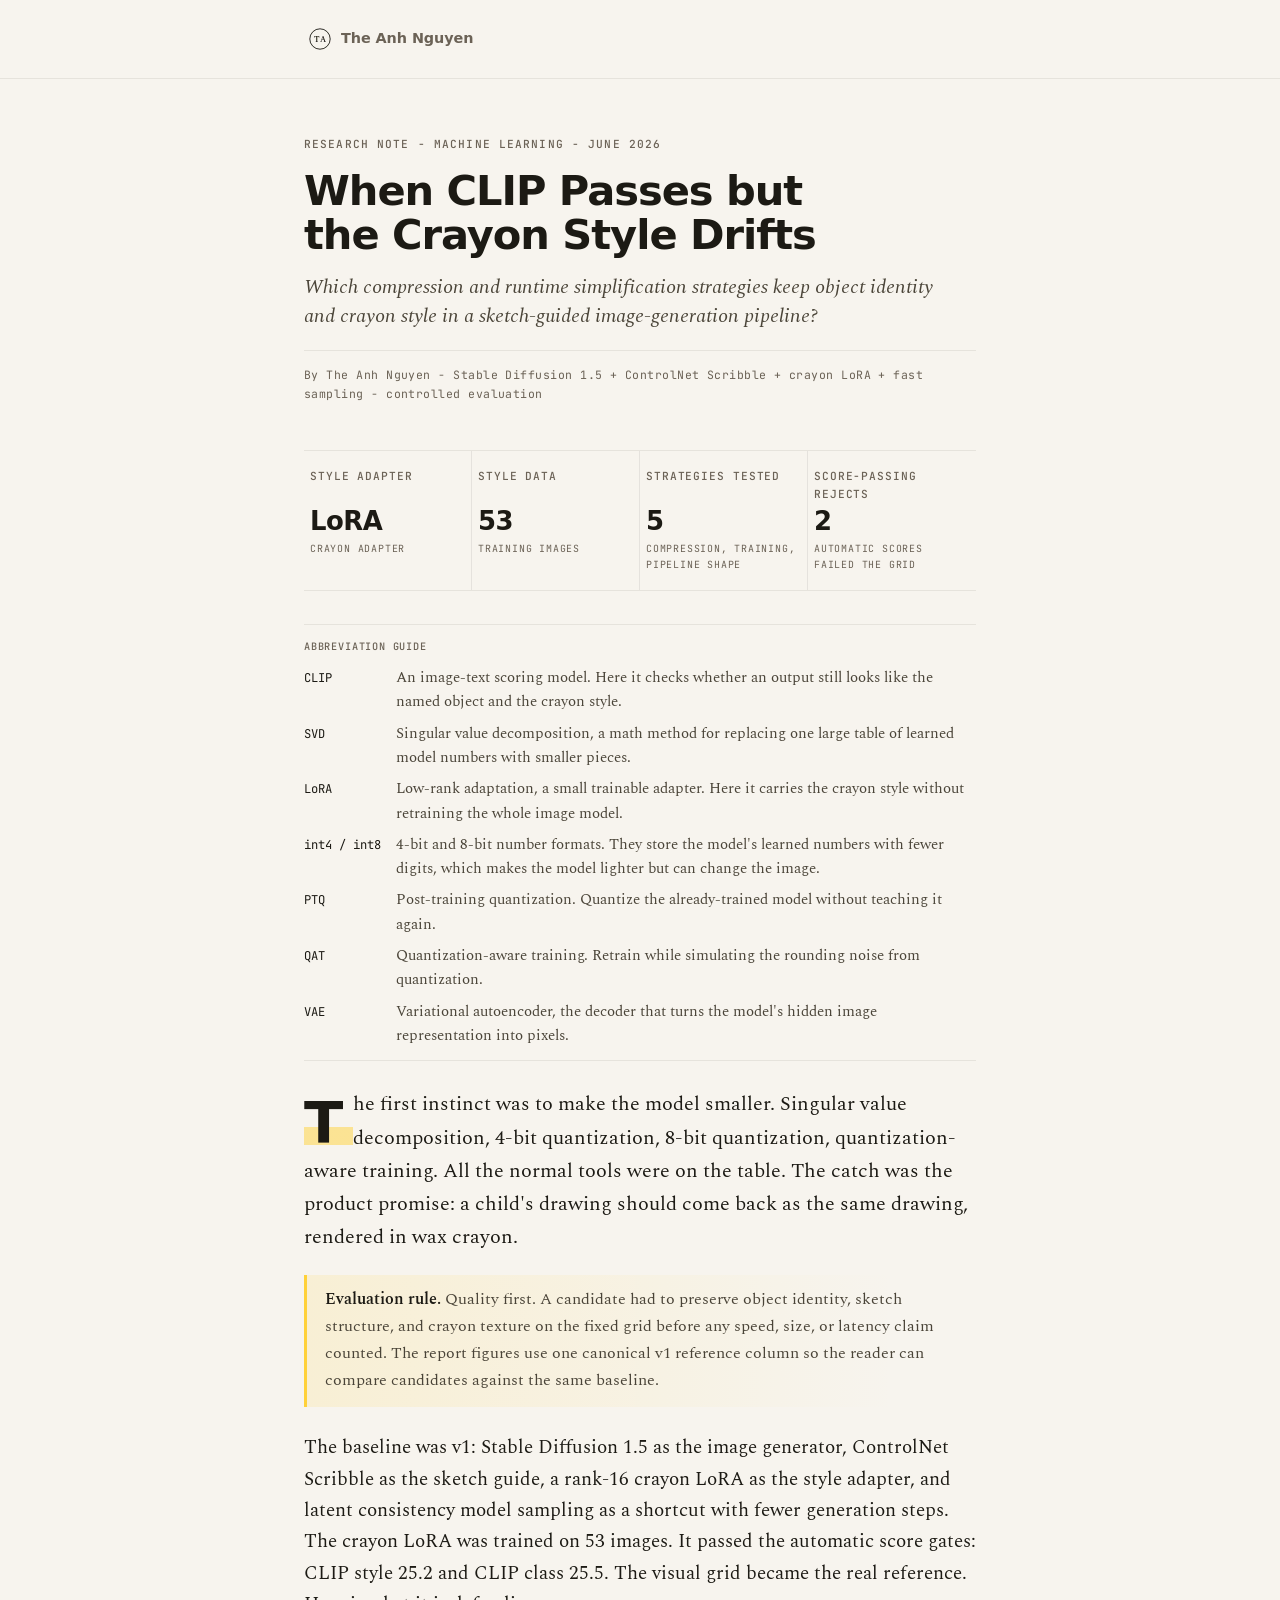
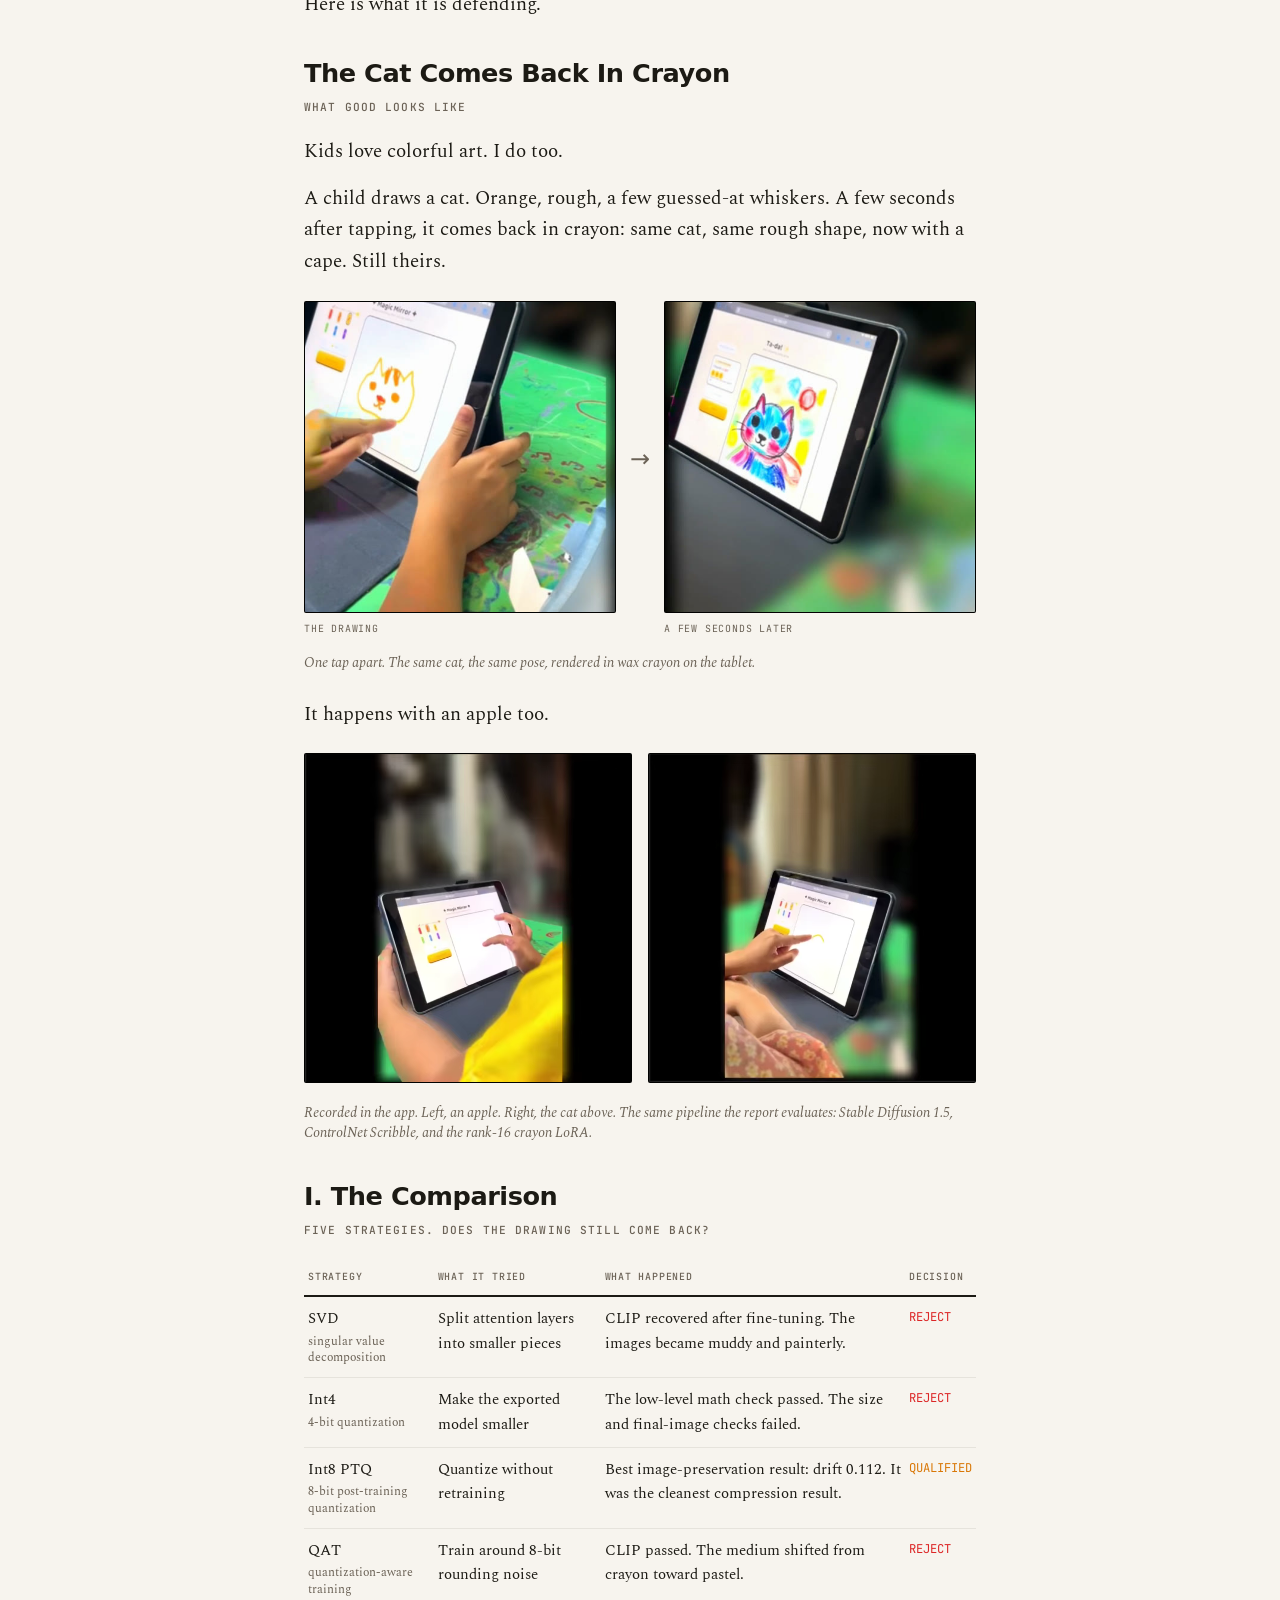
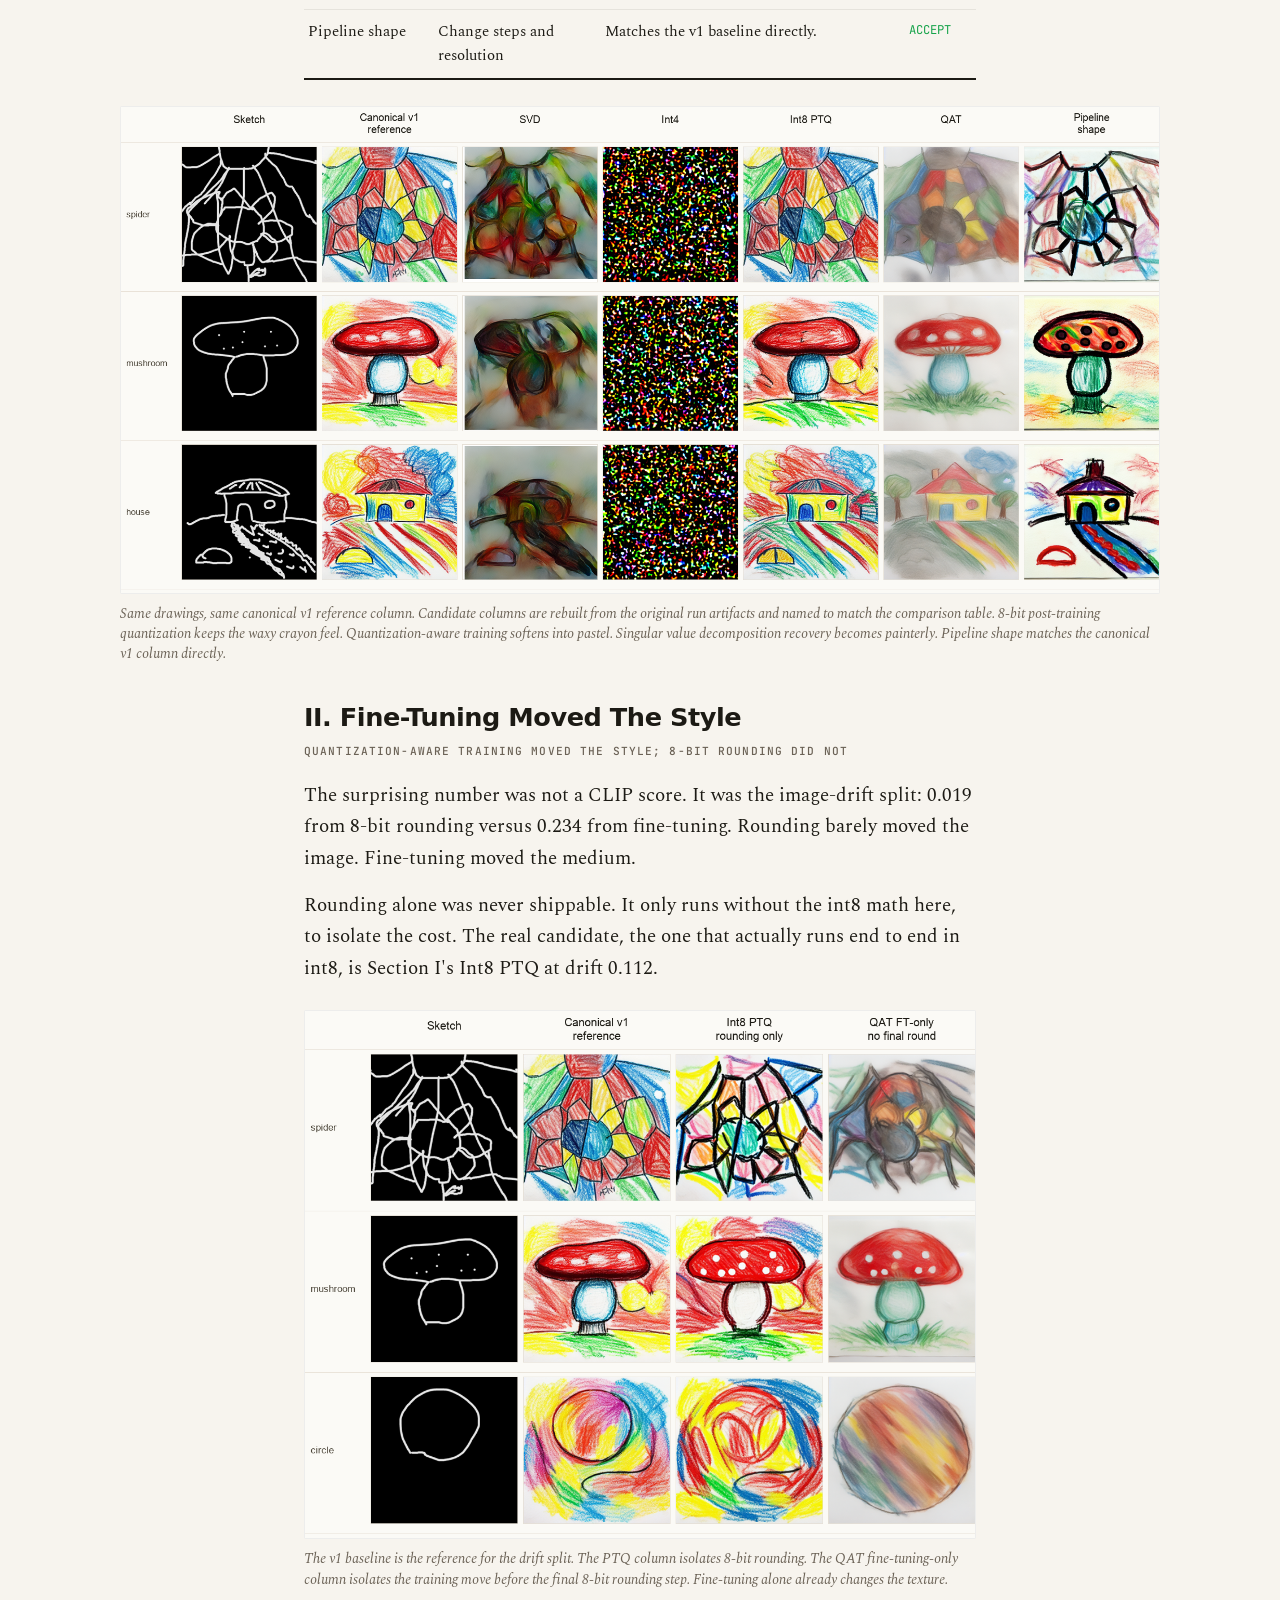
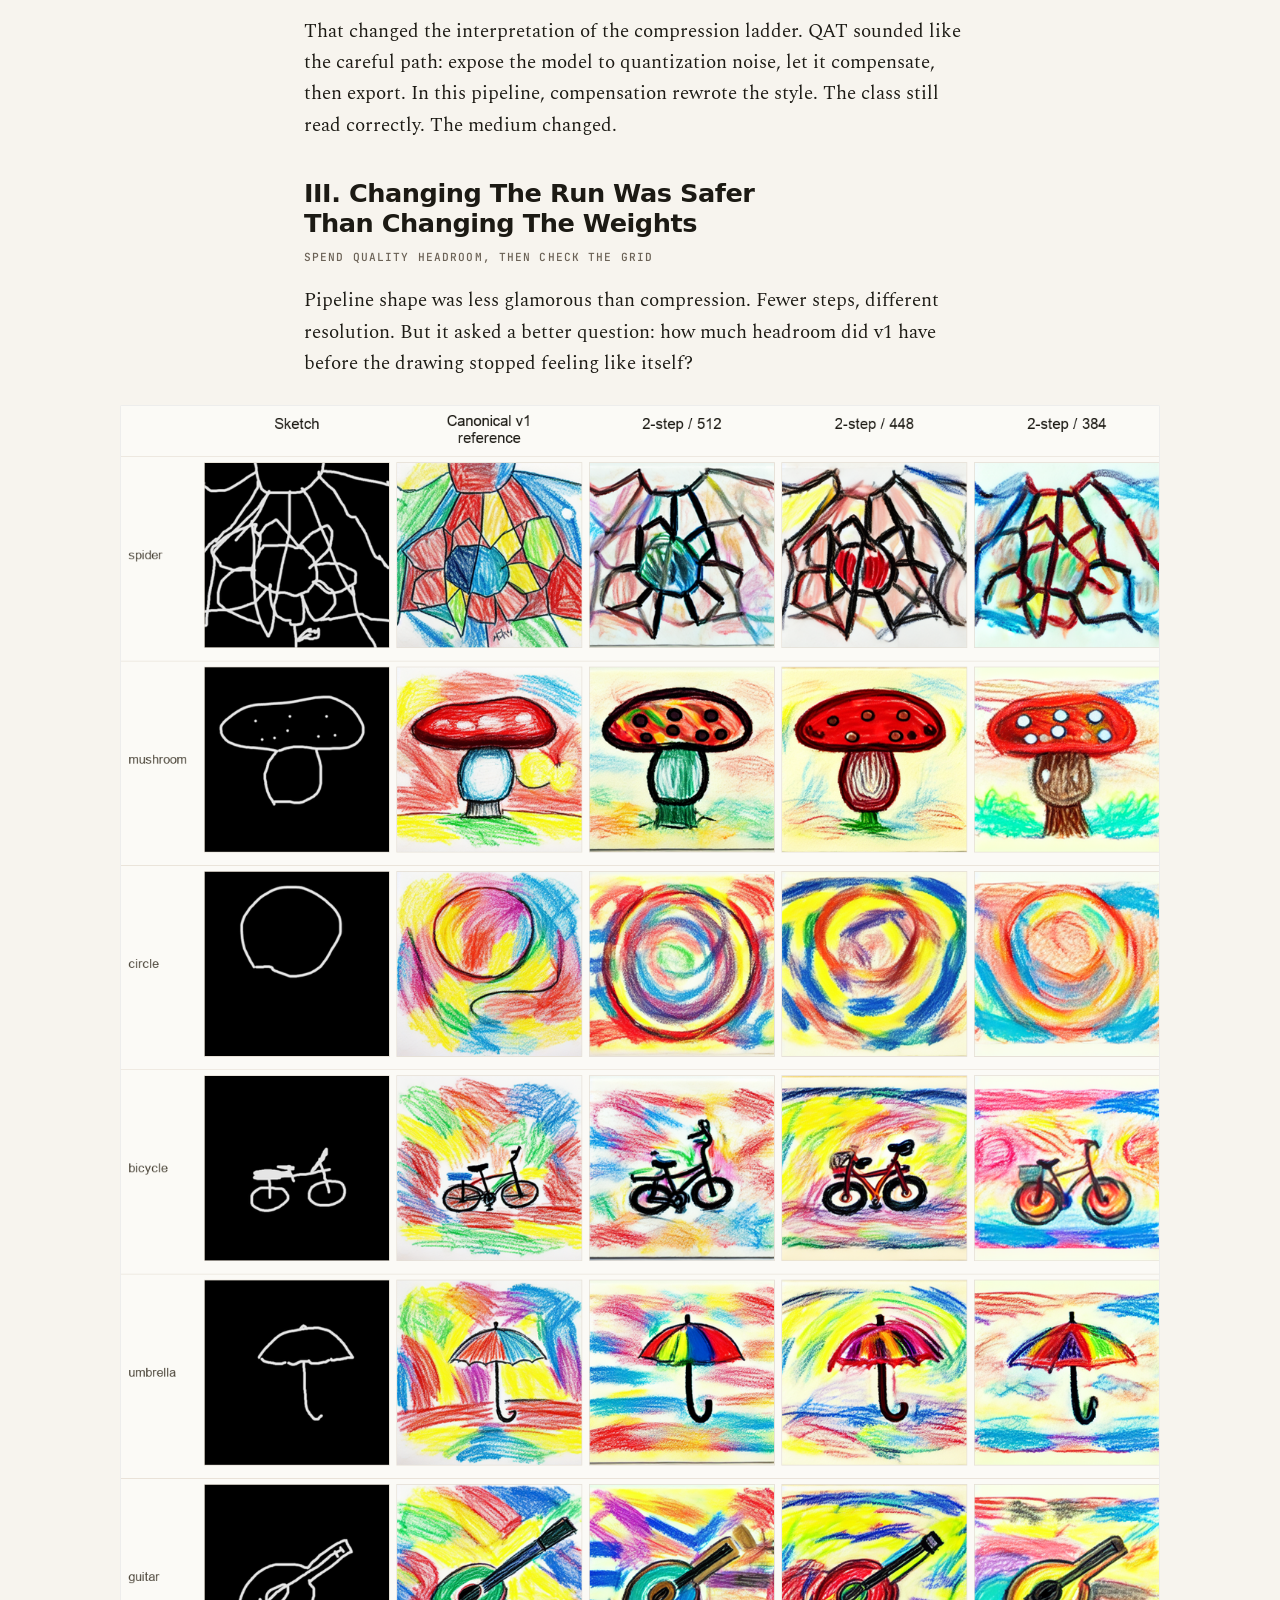
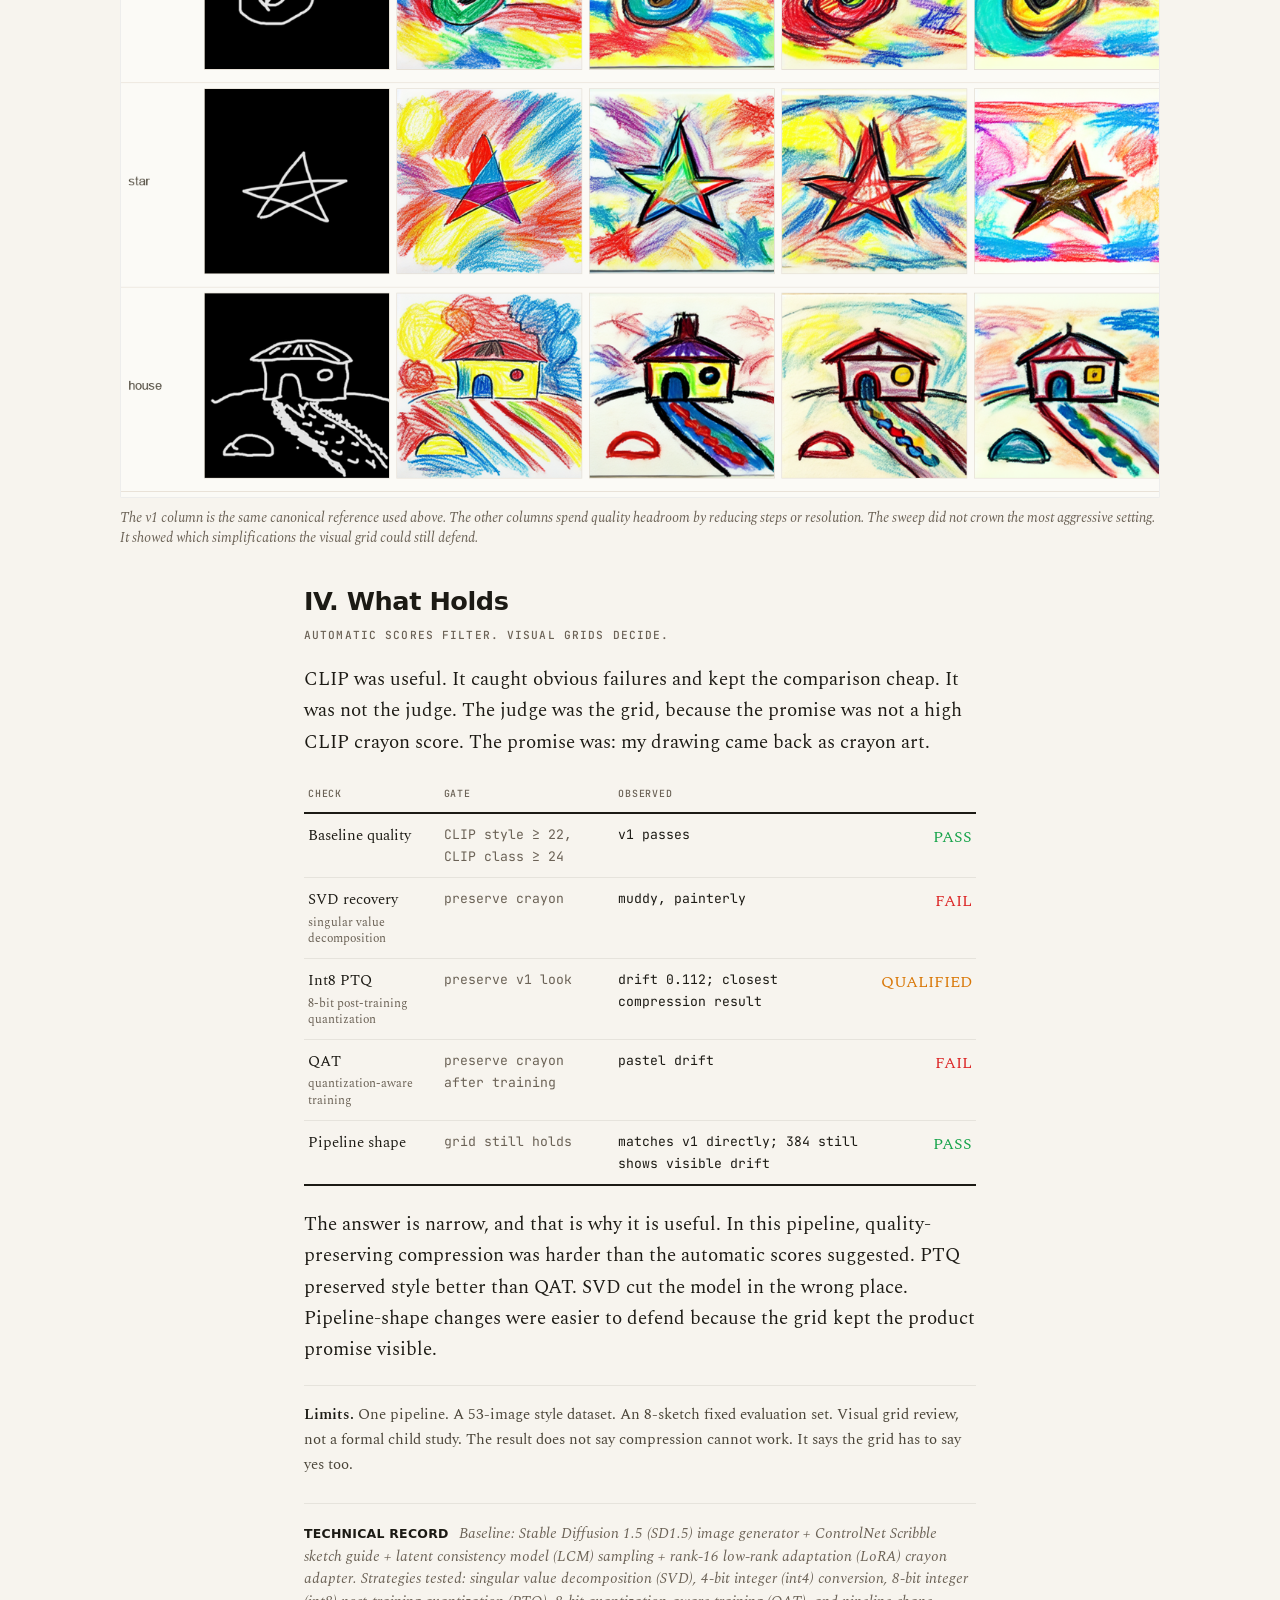
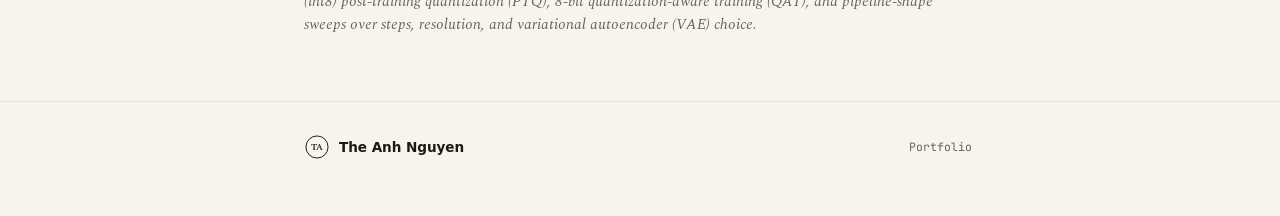
<file: doodle-craft/index.html>
<!DOCTYPE html>
<html lang="en">
<head>
  <meta charset="UTF-8">
  <meta name="viewport" content="width=device-width, initial-scale=1.0">
  <link rel="shortcut icon" href="data:image/svg+xml,<svg xmlns='http://www.w3.org/2000/svg' viewBox='0 0 32 32'><rect width='32' height='32' rx='6' fill='%23ffd139'/><path d='M6 7h20v4h-8v14h-4V11H6z' fill='%231c1a14'/></svg>">
  <title>CLIP Said Yes. The Crayon Said No., by The Anh Nguyen</title>
  <meta name="description" content="A short research report on whether DoodleCraft compression and runtime changes preserve object identity and crayon style.">
  <link rel="preconnect" href="https://fonts.googleapis.com">
  <link rel="preconnect" href="https://fonts.gstatic.com" crossorigin>
  <link href="https://fonts.googleapis.com/css2?family=Spectral:ital,wght@0,400;0,500;0,600;0,700;1,400;1,500&amp;family=JetBrains+Mono:wght@400;500&amp;display=swap" rel="stylesheet">
  <link rel="stylesheet" href="../case-study.css">
  <style>
    .essay { max-width: 720px; }
    .essay-header { padding-bottom: 18px; }
    .standfirst { max-width: 640px; }
    .metrics {
      display: grid;
      grid-template-columns: repeat(4, 1fr);
      border-top: 1px solid var(--rule);
      border-bottom: 1px solid var(--rule);
      margin: 1.8rem 0 2.1rem;
    }
    .metric { padding: 16px 6px; border-right: 1px solid var(--rule); }
    .metric:last-child { border-right: 0; }
    .metric-from {
      font-family: var(--font-mono);
      font-size: 0.72rem;
      color: var(--muted);
      text-decoration: line-through;
      text-decoration-color: rgba(220,38,38,0.55);
    }
    .metric-kicker {
      font-family: var(--font-mono);
      font-size: 0.7rem;
      font-weight: 500;
      letter-spacing: 0.08em;
      text-transform: uppercase;
      color: var(--muted);
      min-height: 3.3em;
    }
    .metric-to {
      font-family: var(--font-display);
      font-size: 1.62rem;
      font-weight: 700;
      line-height: 1.05;
      letter-spacing: -0.02em;
      font-variant-numeric: tabular-nums;
      margin-top: 4px;
    }
    .metric-label {
      font-family: var(--font-mono);
      font-size: 0.62rem;
      letter-spacing: 0.08em;
      text-transform: uppercase;
      color: var(--muted);
      margin-top: 6px;
    }
    .term-sheet {
      border-top: 1px solid var(--rule);
      border-bottom: 1px solid var(--rule);
      margin: 1.2rem 0 1.7rem;
      padding: 14px 0 12px;
      font-size: 0.92rem;
      color: var(--soft);
    }
    .term-sheet strong {
      display: block;
      font-family: var(--font-mono);
      font-size: 0.64rem;
      font-weight: 500;
      letter-spacing: 0.08em;
      text-transform: uppercase;
      color: var(--muted);
      margin-bottom: 10px;
    }
    .term-sheet dl {
      display: grid;
      grid-template-columns: max-content 1fr;
      gap: 7px 15px;
      margin: 0;
      align-items: baseline;
    }
    .term-sheet dt {
      font-family: var(--font-mono);
      font-size: 0.76rem;
      color: var(--text);
      white-space: nowrap;
    }
    .term-sheet dd { margin: 0; }
    .term-note {
      display: block;
      margin-top: 2px;
      font-family: var(--font-body);
      font-size: 0.78rem;
      line-height: 1.35;
      color: var(--muted);
      white-space: normal;
      text-transform: none;
    }
    .question {
      border-left: 3px solid var(--yellow);
      background: linear-gradient(90deg, var(--theme-soft), transparent 88%);
      padding: 12px 16px 12px 18px;
      margin: 1.3rem 0 1.6rem;
      font-family: var(--font-body);
      font-size: 1.02rem;
      color: var(--soft);
    }
    .compact-table {
      width: 100%;
      border-collapse: collapse;
      margin: 1.2rem 0 1.4rem;
      font-size: 0.92rem;
    }
    .compact-table th {
      font-family: var(--font-mono);
      font-size: 0.62rem;
      font-weight: 500;
      letter-spacing: 0.08em;
      text-transform: uppercase;
      color: var(--muted);
      text-align: left;
      padding: 10px 4px;
      border-bottom: 2px solid var(--text);
    }
    .compact-table td {
      padding: 10px 4px;
      border-bottom: 1px solid var(--rule);
      vertical-align: top;
    }
    .compact-table tr:last-child td { border-bottom: 2px solid var(--text); }
    .compact-table .decision {
      font-family: var(--font-mono);
      font-size: 0.76rem;
      text-transform: uppercase;
      white-space: nowrap;
    }
    .decision.reject { color: var(--red); }
    .decision.pass { color: var(--green); }
    .decision.qualified { color: var(--amber); }
    figure img {
      width: 100%;
      height: auto;
      display: block;
      border: 1px solid var(--rule);
      border-radius: 2px;
      background: #fff;
    }
    figure.wide {
      width: min(1040px, calc(100vw - 32px));
      margin-left: 50%;
      transform: translateX(-50%);
    }
    figcaption { font-size: 0.88rem; }
    .scorecard { margin: 1.1rem 0 1.4rem; font-size: 0.92rem; }
    .scorecard th { padding: 10px 4px; font-size: 0.62rem; }
    .scorecard td { padding: 10px 4px; }
    .scorecard td.gate, .scorecard td.actual {
      font-family: var(--font-mono);
      font-size: 0.82rem;
      font-variant-numeric: tabular-nums;
    }
    .scorecard td.gate { color: var(--muted); }
    .scorecard td.check { color: var(--green); font-size: 1rem; text-align: right; width: 42px; }
    .scorecard td.cross { color: var(--red); font-size: 1rem; text-align: right; width: 42px; }
    .scorecard td.warn { color: var(--amber); font-size: 1rem; text-align: right; width: 78px; }
    .limits {
      font-size: 0.95rem;
      color: var(--soft);
      border-top: 1px solid var(--rule);
      padding-top: 1rem;
      margin-top: 1.2rem;
    }
    .before-after {
      display: grid;
      grid-template-columns: minmax(0,1fr) auto minmax(0,1fr);
      align-items: start;
      gap: 14px;
      margin: 1.5rem 0 1.6rem;
    }
    .before-after .ba-item { margin: 0; min-width: 0; }
    .before-after img {
      width: 100%;
      height: auto;
      display: block;
      border: 1px solid var(--rule);
      border-radius: 2px;
      background: #000;
    }
    .before-after .ba-label {
      display: block;
      margin-top: 8px;
      font-family: var(--font-mono);
      font-size: 0.62rem;
      letter-spacing: 0.08em;
      text-transform: uppercase;
      color: var(--muted);
    }
    .before-after .ba-arrow {
      font-family: var(--font-display);
      font-size: 1.5rem;
      color: var(--muted);
      align-self: center;
      margin-top: -18px;
    }
    .before-after figcaption { grid-column: 1 / -1; margin-top: 2px; }
    .demo-reel {
      display: grid;
      grid-template-columns: 1fr 1fr;
      gap: 16px;
      margin: 1.4rem 0 1.7rem;
    }
    .demo-reel video {
      width: 100%;
      height: auto;
      display: block;
      border: 1px solid var(--rule);
      border-radius: 2px;
      background: #000;
    }
    .demo-reel figcaption { grid-column: 1 / -1; margin-top: 4px; }
    @media (max-width: 680px) {
      .metrics { grid-template-columns: 1fr; border-bottom: 0; }
      .metric { border-right: 0; border-bottom: 1px solid var(--rule); padding: 14px 0; }
      .metric:last-child { border-bottom: 1px solid var(--rule); }
      .metric-to { font-size: 1.45rem; }
      .metric-kicker { min-height: auto; }
      .term-sheet dl { grid-template-columns: 1fr; gap: 2px; }
      .term-sheet dd { margin-bottom: 9px; }
      .term-sheet dd:last-child { margin-bottom: 0; }
      .compact-table, .scorecard { font-size: 0.84rem; }
      .compact-table th:nth-child(2), .compact-table td:nth-child(2) { display: none; }
      .demo-reel { grid-template-columns: 1fr; gap: 14px; }
      .before-after { grid-template-columns: 1fr; gap: 8px; }
      .before-after .ba-arrow { transform: rotate(90deg); margin: 0 auto; }
    }
  </style>
  <script async src="../analytics.js"></script>
</head>
<body>

<header class="masthead">
  <div class="essay">
    <a href="../" class="masthead-brand">
      <svg class="seal" viewBox="0 0 40 40" xmlns="http://www.w3.org/2000/svg" aria-hidden="true">
        <defs>
          <filter id="sealedge" x="-5%" y="-5%" width="110%" height="110%">
            <feTurbulence type="fractalNoise" baseFrequency="0.5" numOctaves="2" seed="4" stitchTiles="stitch" result="n"/>
            <feDisplacementMap in="SourceGraphic" in2="n" scale="0.8"/>
          </filter>
        </defs>
        <g filter="url(#sealedge)">
          <circle cx="20" cy="20" r="17" fill="none" stroke="#1c1a14" stroke-width="1.5"/>
          <text x="20" y="25" text-anchor="middle" font-family="Spectral, Georgia, serif" font-size="14" font-weight="600" fill="#1c1a14" letter-spacing="-0.5">TA</text>
        </g>
      </svg>
      The Anh Nguyen
    </a>
  </div>
</header>

<article class="essay">
  <header class="essay-header">
    <p class="kicker">Research note - Machine learning - June 2026</p>
  <h1>When CLIP Passes but the Crayon Style Drifts</h1>
    <p class="standfirst">
      Which compression and runtime simplification strategies keep object identity and crayon style in
      a sketch-guided image-generation pipeline?
    </p>
    <p class="byline">By The Anh Nguyen - Stable Diffusion 1.5 + ControlNet Scribble + crayon LoRA + fast sampling - controlled evaluation</p>
  </header>

  <div class="metrics" aria-label="Headline findings">
    <div class="metric">
      <div class="metric-kicker">Style adapter</div>
      <div class="metric-to">LoRA</div>
      <div class="metric-label">crayon adapter</div>
    </div>
    <div class="metric">
      <div class="metric-kicker">Style data</div>
      <div class="metric-to">53</div>
      <div class="metric-label">training images</div>
    </div>
    <div class="metric">
      <div class="metric-kicker">Strategies tested</div>
      <div class="metric-to">5</div>
      <div class="metric-label">compression, training, pipeline shape</div>
    </div>
    <div class="metric">
      <div class="metric-kicker">Score-passing rejects</div>
      <div class="metric-to">2</div>
      <div class="metric-label">automatic scores failed the grid</div>
    </div>
  </div>

  <aside class="term-sheet" aria-label="Abbreviation guide">
    <strong>Abbreviation guide</strong>
    <dl>
      <dt>CLIP</dt>
      <dd>An image-text scoring model. Here it checks whether an output still looks like the named object and the crayon style.</dd>
      <dt>SVD</dt>
      <dd>Singular value decomposition, a math method for replacing one large table of learned model numbers with smaller pieces.</dd>
      <dt>LoRA</dt>
      <dd>Low-rank adaptation, a small trainable adapter. Here it carries the crayon style without retraining the whole image model.</dd>
      <dt>int4 / int8</dt>
      <dd>4-bit and 8-bit number formats. They store the model's learned numbers with fewer digits, which makes the model lighter but can change the image.</dd>
      <dt>PTQ</dt>
      <dd>Post-training quantization. Quantize the already-trained model without teaching it again.</dd>
      <dt>QAT</dt>
      <dd>Quantization-aware training. Retrain while simulating the rounding noise from quantization.</dd>
      <dt>VAE</dt>
      <dd>Variational autoencoder, the decoder that turns the model's hidden image representation into pixels.</dd>
    </dl>
  </aside>

  <p class="lede">
    <span class="drop-cap">T</span>he first instinct was to make the model smaller. Singular value
    decomposition, 4-bit quantization, 8-bit quantization, quantization-aware training. All the normal
    tools were on the table. The catch was the product promise: a child's drawing should come back as
    the same drawing, rendered in wax crayon.
  </p>

  <div class="question">
    <strong>Evaluation rule.</strong>
    Quality first. A candidate had to preserve object identity, sketch structure, and crayon texture
    on the fixed grid before any speed, size, or latency claim counted. The report figures use one
    canonical v1 reference column so the reader can compare candidates against the same baseline.
  </div>

  <p>
    The baseline was v1: Stable Diffusion 1.5 as the image generator, ControlNet Scribble as the sketch
    guide, a rank-16 crayon LoRA as the style adapter, and latent consistency model sampling as a
    shortcut with fewer generation steps. The crayon LoRA was trained on 53 images. It passed the automatic
    score gates: CLIP style 25.2 and CLIP class 25.5. The visual grid became the real reference.
    Here is what it is defending.
  </p>

  <h2 id="aha">The Cat Comes Back In Crayon</h2>
  <p class="dek">What good looks like</p>

  <p>Kids love colorful art. I do too.</p>

  <p>
    A child draws a cat. Orange, rough, a few guessed-at whiskers. A few seconds after tapping,
    it comes back in crayon: same cat, same rough shape, now with a cape. Still theirs.
  </p>

  <figure class="before-after" aria-label="A child's cat sketch and its crayon rendering">
    <div class="ba-item">
      <img src="cat-sketch.jpg" alt="A child's simple orange cat drawn on the app canvas: two ears, two eyes, whiskers.">
      <span class="ba-label">The drawing</span>
    </div>
    <div class="ba-arrow" aria-hidden="true">&rarr;</div>
    <div class="ba-item">
      <img src="cat-crayon.jpg" alt="The same cat returned as a vivid crayon rendering with a cape.">
      <span class="ba-label">A few seconds later</span>
    </div>
    <figcaption>One tap apart. The same cat, the same pose, rendered in wax crayon on the tablet.</figcaption>
  </figure>

  <p>It happens with an apple too.</p>

  <figure class="demo-reel" aria-label="DoodleCraft app recordings">
    <video poster="demo-apple-poster.jpg" autoplay muted loop playsinline preload="metadata"
           aria-label="A child sketches an apple in the app, then it returns rendered as crayon art.">
      <source src="demo-apple.webm" type="video/webm">
      <source src="demo-apple.mp4" type="video/mp4">
    </video>
    <video poster="demo-cat-poster.jpg" autoplay muted loop playsinline preload="metadata"
           aria-label="A child sketches a cat in the app, then it returns rendered as crayon art.">
      <source src="demo-cat.webm" type="video/webm">
      <source src="demo-cat.mp4" type="video/mp4">
    </video>
    <figcaption>
      Recorded in the app. Left, an apple. Right, the cat above. The same pipeline the report
      evaluates: Stable Diffusion 1.5, ControlNet Scribble, and the rank-16 crayon LoRA.
    </figcaption>
  </figure>

  <h2>I. The Comparison</h2>
  <p class="dek">Five strategies. Does the drawing still come back?</p>

  <table class="compact-table">
    <thead>
      <tr>
        <th>Strategy</th>
        <th>What it tried</th>
        <th>What happened</th>
        <th>Decision</th>
      </tr>
    </thead>
    <tbody>
      <tr>
        <td>SVD<span class="term-note">singular value decomposition</span></td>
        <td>Split attention layers into smaller pieces</td>
        <td>CLIP recovered after fine-tuning. The images became muddy and painterly.</td>
        <td class="decision reject">Reject</td>
      </tr>
      <tr>
        <td>Int4<span class="term-note">4-bit quantization</span></td>
        <td>Make the exported model smaller</td>
        <td>The low-level math check passed. The size and final-image checks failed.</td>
        <td class="decision reject">Reject</td>
      </tr>
      <tr>
        <td>Int8 PTQ<span class="term-note">8-bit post-training quantization</span></td>
        <td>Quantize without retraining</td>
        <td>Best image-preservation result: drift 0.112. It was the cleanest compression result.</td>
        <td class="decision qualified">Qualified</td>
      </tr>
      <tr>
        <td>QAT<span class="term-note">quantization-aware training</span></td>
        <td>Train around 8-bit rounding noise</td>
        <td>CLIP passed. The medium shifted from crayon toward pastel.</td>
        <td class="decision reject">Reject</td>
      </tr>
      <tr>
        <td>Pipeline shape</td>
        <td>Change steps and resolution</td>
        <td>Matches the v1 baseline directly.</td>
        <td class="decision pass">Accept</td>
      </tr>
    </tbody>
  </table>

  <figure class="wide">
    <img src="strategy-grid.png" alt="DoodleCraft strategy grid comparing singular value decomposition, 4-bit quantization, 8-bit post-training quantization, quantization-aware training, and pipeline shape against a canonical v1 baseline column.">
    <figcaption>
      Same drawings, same canonical v1 reference column. Candidate columns are rebuilt from the original
      run artifacts and named to match the comparison table. 8-bit post-training quantization keeps the
      waxy crayon feel. Quantization-aware training softens into pastel. Singular value decomposition
      recovery becomes painterly. Pipeline shape matches the canonical v1 column directly.
    </figcaption>
  </figure>

  <h2>II. Fine-Tuning Moved The Style</h2>
  <p class="dek">Quantization-aware training moved the style; 8-bit rounding did not</p>

  <p>
    The surprising number was not a CLIP score. It was the image-drift split: 0.019 from
    8-bit rounding versus 0.234 from fine-tuning. Rounding barely moved the image.
    Fine-tuning moved the medium.
  </p>

  <p>
    Rounding alone was never shippable. It only runs without the int8 math here, to isolate the cost.
    The real candidate, the one that actually runs end to end in int8, is Section I's Int8 PTQ at
    drift 0.112.
  </p>

  <figure>
    <img src="drift-decomp-grid.png" alt="Drift decomposition comparing the v1 baseline, 8-bit post-training quantization rounding-only output, and quantization-aware training fine-tuning-only output.">
    <figcaption>
      The v1 baseline is the reference for the drift split. The PTQ column isolates
      8-bit rounding. The QAT fine-tuning-only column isolates the training move before the final 8-bit
      rounding step. Fine-tuning alone already changes the texture.
    </figcaption>
  </figure>

  <p>
    That changed the interpretation of the compression ladder. QAT sounded like the careful path:
    expose the model to quantization noise, let it compensate, then export. In this pipeline,
    compensation rewrote the style. The class still read correctly. The medium changed.
  </p>

  <h2>III. Changing The Run Was Safer Than Changing The Weights</h2>
  <p class="dek">Spend quality headroom, then check the grid</p>

  <p>
    Pipeline shape was less glamorous than compression. Fewer steps, different resolution. But it
    asked a better question: how much headroom did v1 have before the drawing stopped feeling like
    itself?
  </p>

  <figure class="wide">
    <img src="pipeline-sweep-grid.png" alt="Pipeline shape sweep comparing v1 baseline against lower-step and lower-resolution settings.">
    <figcaption>
      The v1 column is the same canonical reference used above. The other columns spend quality headroom
      by reducing steps or resolution. The sweep did not crown the most aggressive setting. It showed
      which simplifications the visual grid could still defend.
    </figcaption>
  </figure>

  <h2>IV. What Holds</h2>
  <p class="dek">Automatic scores filter. Visual grids decide.</p>

  <p>
    CLIP was useful. It caught obvious failures and kept the comparison cheap. It was not the judge.
    The judge was the grid, because the promise was not a high CLIP crayon score. The promise was:
    my drawing came back as crayon art.
  </p>

  <table class="scorecard">
    <thead>
      <tr>
        <th>Check</th>
        <th>Gate</th>
        <th>Observed</th>
        <th></th>
      </tr>
    </thead>
    <tbody>
      <tr>
        <td>Baseline quality</td>
        <td class="gate">CLIP style &ge; 22, CLIP class &ge; 24</td>
        <td class="actual">v1 passes</td>
        <td class="check">PASS</td>
      </tr>
      <tr>
        <td>SVD recovery<span class="term-note">singular value decomposition</span></td>
        <td class="gate">preserve crayon</td>
        <td class="actual">muddy, painterly</td>
        <td class="cross">FAIL</td>
      </tr>
      <tr>
        <td>Int8 PTQ<span class="term-note">8-bit post-training quantization</span></td>
        <td class="gate">preserve v1 look</td>
        <td class="actual">drift 0.112; closest compression result</td>
        <td class="warn">QUALIFIED</td>
      </tr>
      <tr>
        <td>QAT<span class="term-note">quantization-aware training</span></td>
        <td class="gate">preserve crayon after training</td>
        <td class="actual">pastel drift</td>
        <td class="cross">FAIL</td>
      </tr>
      <tr>
        <td>Pipeline shape</td>
        <td class="gate">grid still holds</td>
        <td class="actual">matches v1 directly; 384 still shows visible drift</td>
        <td class="check">PASS</td>
      </tr>
    </tbody>
  </table>

  <p>
    The answer is narrow, and that is why it is useful. In this pipeline, quality-preserving compression was harder than the automatic scores suggested. PTQ preserved style better than QAT. SVD cut the model in the wrong place. Pipeline-shape changes were easier to defend because the grid kept the product promise visible.
  </p>

  <p class="limits">
    <strong>Limits.</strong>
    One pipeline. A 53-image style dataset. An 8-sketch fixed evaluation set. Visual grid review,
    not a formal child study. The result does not say compression cannot work. It says the grid has
    to say yes too.
  </p>

  <p class="architecture">
    <strong>Technical record</strong>
    Baseline: Stable Diffusion 1.5 (SD1.5) image generator + ControlNet Scribble sketch guide + latent
    consistency model (LCM) sampling + rank-16 low-rank adaptation (LoRA) crayon adapter. Strategies
    tested: singular value decomposition (SVD), 4-bit integer (int4) conversion, 8-bit integer (int8)
    post-training quantization (PTQ), 8-bit quantization-aware training (QAT), and pipeline-shape sweeps
    over steps, resolution, and variational autoencoder (VAE) choice.
  </p>
</article>

<footer>
  <div class="essay">
    <span class="footer-brand">
      <svg class="seal" viewBox="0 0 40 40" xmlns="http://www.w3.org/2000/svg" aria-hidden="true">
        <circle cx="20" cy="20" r="17" fill="none" stroke="#1c1a14" stroke-width="1.5"/>
        <text x="20" y="25" text-anchor="middle" font-family="Spectral, Georgia, serif" font-size="14" font-weight="600" fill="#1c1a14">TA</text>
      </svg>
      The Anh Nguyen
    </span>
    <span><a href="../">Portfolio</a></span>
  </div>
</footer>

</body>
</html>
</file>
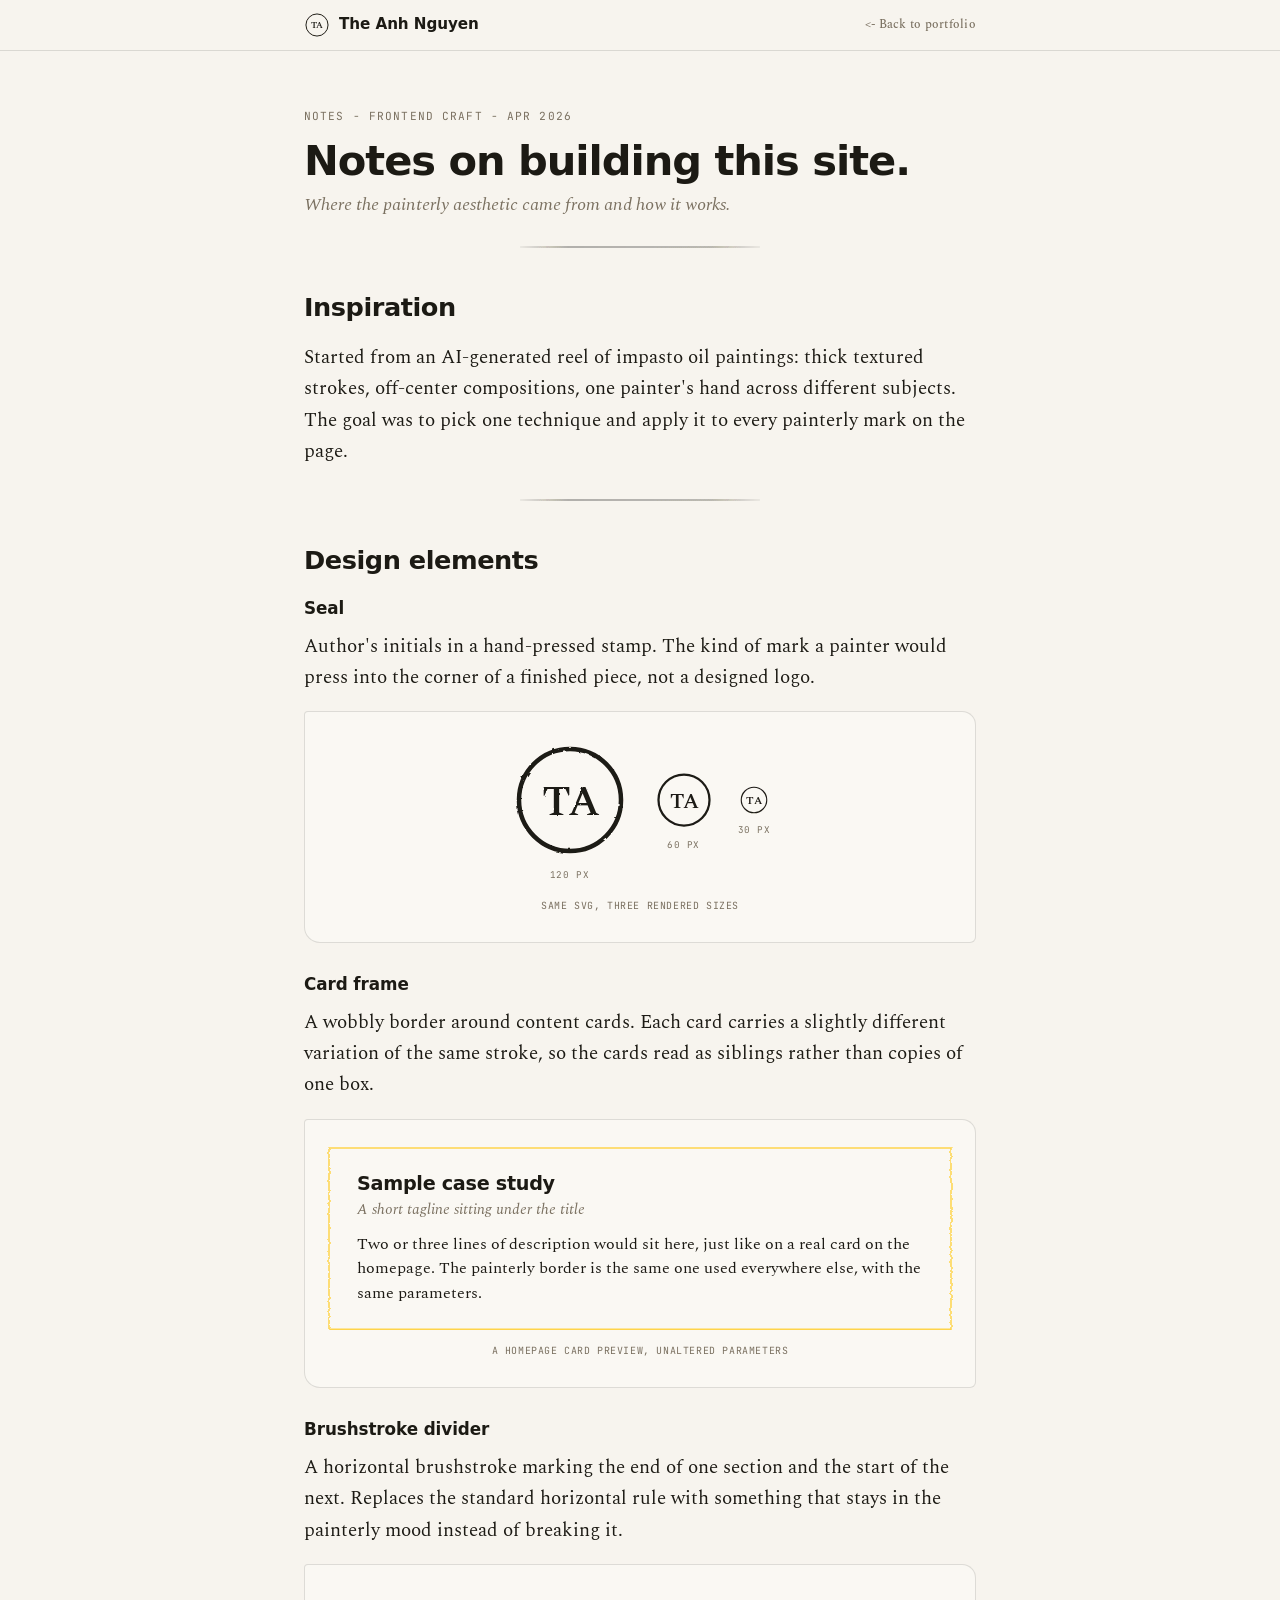
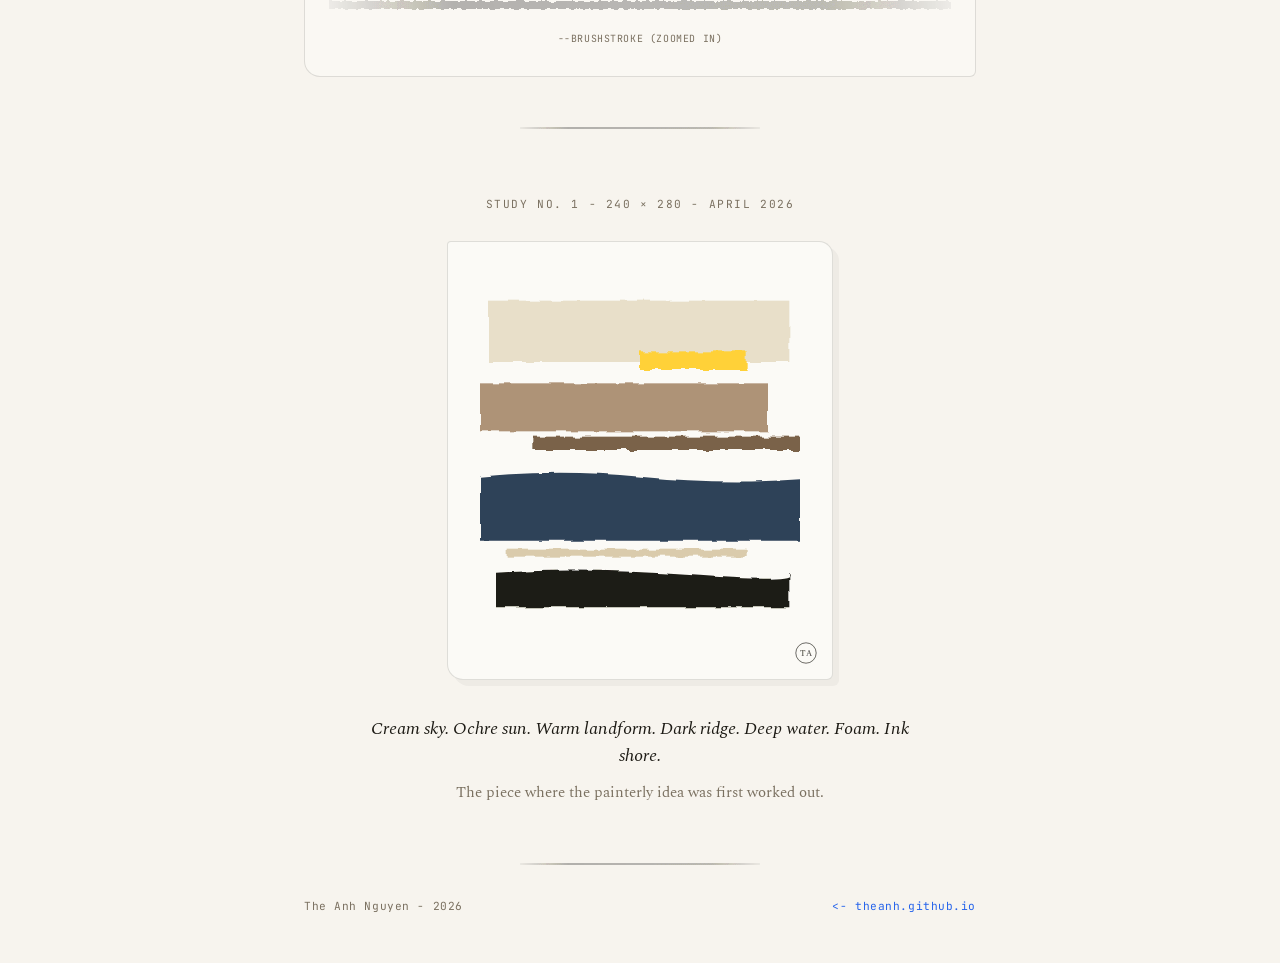
<file: site-notes/index.html>
<!DOCTYPE html>
<html lang="en">
<head>
  <meta charset="UTF-8">
  <meta name="viewport" content="width=device-width, initial-scale=1.0">
  <link rel="shortcut icon" href="data:image/svg+xml,<svg xmlns='http://www.w3.org/2000/svg' viewBox='0 0 32 32'><rect width='32' height='32' rx='6' fill='%23ffd139'/><path d='M6 7h20v4h-8v14h-4V11H6z' fill='%231c1a14'/></svg>">
  <title>Notes on building this site, by The Anh Nguyen</title>
  <meta name="description" content="Design principles behind theanh.github.io. One SVG filter recipe applied to every painterly mark on the site.">
  <link rel="preconnect" href="https://fonts.googleapis.com">
  <link rel="preconnect" href="https://fonts.gstatic.com" crossorigin>
  <link href="https://fonts.googleapis.com/css2?family=Spectral:ital,wght@0,400;0,500;0,600;0,700;1,400;1,500&family=JetBrains+Mono:wght@400;500&display=swap" rel="stylesheet">
  <style>
    *, *::before, *::after { box-sizing: border-box; margin: 0; padding: 0; }

    :root {
      --bg:        #f7f4ee;
      --surface:   #faf8f3;
      --paper:     #fbfaf6;
      --border:    rgba(28,26,20,0.13);
      --rule:      rgba(28,26,20,0.08);
      --text:      #1c1a14;
      --muted:     #7a7060;
      --yellow:    #ffd139;
      --theme:     rgba(255,209,57,0.5);
      --blue:      #2563eb;
      --font-display: -apple-system, BlinkMacSystemFont, "SF Pro Display", "SF Pro", "Segoe UI", system-ui, sans-serif;
      --font-body:    'Spectral', Georgia, "Times New Roman", serif;
      --font-mono:    'JetBrains Mono', ui-monospace, SFMono-Regular, Menlo, monospace;
      --brushstroke:  url("data:image/svg+xml;utf8,<svg xmlns='http://www.w3.org/2000/svg' viewBox='0 0 240 6' preserveAspectRatio='none'><defs><filter id='b'><feTurbulence type='fractalNoise' baseFrequency='0.5' numOctaves='2' seed='3' result='n'/><feDisplacementMap in='SourceGraphic' in2='n' scale='1.2'/></filter><linearGradient id='g' x1='0' x2='1'><stop offset='0' stop-color='%231c1a14' stop-opacity='0.05'/><stop offset='0.2' stop-color='%231c1a14' stop-opacity='0.32'/><stop offset='0.8' stop-color='%231c1a14' stop-opacity='0.28'/><stop offset='1' stop-color='%231c1a14' stop-opacity='0.05'/></linearGradient></defs><rect x='0' y='2' width='240' height='2' fill='url(%23g)' filter='url(%23b)'/></svg>");
    }

    html { scroll-behavior: smooth; scroll-padding-top: 64px; color-scheme: light; }
    body { font-family: var(--font-body); background: var(--bg); color: var(--text); font-size: 19px; line-height: 1.65; -webkit-font-smoothing: antialiased; text-rendering: optimizeLegibility; }
    .wrap { max-width: 720px; margin: 0 auto; padding: 0 24px; }

    h1, h2, h3 { text-wrap: balance; font-family: var(--font-display); }
    h1 { font-size: 2.6rem; font-weight: 700; letter-spacing: -0.025em; line-height: 1.05; margin-bottom: 0.5rem; }
    h2 { font-size: 1.6rem; font-weight: 700; letter-spacing: -0.018em; margin: 0 0 0.85rem; }
    h3 { font-size: 1rem; font-weight: 600; margin: 1.2rem 0 0.5rem; }
    p { margin-bottom: 1rem; }
    p:last-child { margin-bottom: 0; }
    strong { font-weight: 600; }
    em { font-style: italic; color: var(--muted); }
    a { color: var(--blue); text-decoration: none; }
    a:hover { text-decoration: underline; }
    a:visited { color: var(--blue); }
    .nav-links a:visited, .footer-links a:visited { color: var(--muted); }

    *:focus { outline: none; }
    *:focus-visible { outline: 2px solid var(--theme); outline-offset: 3px; border-radius: 2px; }

    /* Nav */
    nav {
      position: sticky; top: 0; z-index: 100;
      background: rgba(247,244,238,0.93); backdrop-filter: blur(8px);
      border-bottom: 1px solid var(--border);
      padding: 12px 0;
    }
    nav .wrap { display: flex; align-items: center; gap: 1.5rem; }
    .nav-brand {
      font-family: var(--font-display); font-size: 0.95rem; font-weight: 600;
      letter-spacing: -0.005em; color: var(--text); white-space: nowrap;
      display: inline-flex; align-items: center; gap: 9px;
    }
    .seal { display: block; flex-shrink: 0; }
    .nav-brand .seal { width: 26px; height: 26px; }
    .nav-links { display: flex; gap: 1.25rem; margin-left: auto; }
    .nav-links a { font-size: 0.78rem; font-weight: 500; color: var(--muted); letter-spacing: 0.02em; transition: color 120ms ease-out; }
    .nav-links a:hover { color: var(--text); text-decoration: none; }

    /* Hero */
    .hero { padding: 56px 0 32px; position: relative; }
    .hero::after {
      content: ''; position: absolute; left: 50%; transform: translateX(-50%);
      width: 240px; height: 6px; bottom: 0;
      background-image: var(--brushstroke);
      background-size: 100% 100%; background-repeat: no-repeat;
      pointer-events: none;
    }
    .hero-eyebrow {
      font-family: var(--font-mono); font-size: 0.7rem;
      letter-spacing: 0.1em; text-transform: uppercase; color: var(--muted);
      margin-bottom: 0.85rem;
    }
    .hero-sub {
      font-size: 1.1rem; color: var(--muted); line-height: 1.55;
      font-style: italic; margin-top: 0.5rem;
    }

    /* Article sections */
    article section { padding: 36px 0; position: relative; }
    article section:not(:last-of-type)::after {
      content: ''; position: absolute; left: 50%; transform: translateX(-50%);
      width: 240px; height: 6px; bottom: 0;
      background-image: var(--brushstroke);
      background-size: 100% 100%; background-repeat: no-repeat;
      pointer-events: none;
    }

    /* Exhibit blocks */
    .exhibit {
      background: var(--surface);
      border: 1px solid var(--border);
      border-radius: 4px 14px 6px 16px;
      padding: 28px 24px;
      margin: 18px 0;
      display: flex; flex-direction: column; align-items: center;
      gap: 14px;
    }
    .exhibit-caption {
      font-family: var(--font-mono); font-size: 0.62rem;
      letter-spacing: 0.06em; text-transform: uppercase; color: var(--muted);
    }
    .exhibit-row {
      display: flex; gap: 24px; align-items: center; justify-content: center;
      flex-wrap: wrap; width: 100%;
    }
    .exhibit-item { display: flex; flex-direction: column; align-items: center; gap: 8px; }
    .exhibit-item-label { font-family: var(--font-mono); font-size: 0.58rem; letter-spacing: 0.06em; text-transform: uppercase; color: var(--muted); }

    /* Code */
    pre {
      background: #1c1a14; color: #e8dfc9;
      font-family: var(--font-mono); font-size: 0.78rem; line-height: 1.55;
      padding: 18px 20px;
      border-radius: 4px 12px 6px 14px;
      overflow-x: auto;
      margin: 14px 0;
      width: 100%;
    }
    code {
      font-family: var(--font-mono); font-size: 0.88em;
      background: rgba(28,26,20,0.06);
      padding: 1px 5px; border-radius: 3px;
    }
    pre code { background: transparent; padding: 0; }

    /* Subheads inside Design elements */
    article section h3 {
      margin-top: 1.75rem;
      font-family: var(--font-display); font-size: 1.05rem; font-weight: 600;
      letter-spacing: -0.005em;
    }
    article section h3:first-of-type { margin-top: 0.5rem; }

    /* Study no. 1 (closing piece) */
    article section.study { padding: 64px 0 56px; text-align: center; }
    .study-meta {
      font-family: var(--font-mono); font-size: 0.7rem;
      letter-spacing: 0.14em; text-transform: uppercase; color: var(--muted);
      margin-bottom: 1.75rem;
    }
    .study-frame {
      display: inline-block; position: relative;
      padding: 32px;
      background: var(--paper);
      border: 1px solid var(--border);
      border-radius: 4px 14px 6px 16px;
      box-shadow: 6px 6px 0 rgba(28,26,20,0.04);
      margin-bottom: 1.5rem;
    }
    .study-frame .painting { display: block; width: 320px; height: auto; }
    .study-sig {
      position: absolute; bottom: 14px; right: 14px;
      opacity: 0.7;
    }
    .study-sig svg { width: 24px; height: 24px; display: block; }
    .study-caption {
      font-family: var(--font-body); font-style: italic;
      font-size: 1.1rem; color: var(--text);
      max-width: 540px; margin: 0 auto 0.75rem;
      line-height: 1.55;
    }
    .study-note {
      font-size: 0.95rem; color: var(--muted);
      max-width: 540px; margin: 0 auto;
      line-height: 1.55;
    }
    .study-note em { color: var(--text); font-style: italic; }

    /* Divider exhibit */
    .divider-large {
      width: 100%; height: 24px;
      background-image: var(--brushstroke);
      background-size: 100% 100%; background-repeat: no-repeat;
    }

    /* Frame exhibit */
    .frame-demo {
      position: relative; width: 100%;
      padding: 24px 28px;
      background: var(--surface);
      border-radius: 4px 14px 6px 16px;
    }
    .frame-demo .card-frame {
      position: absolute; inset: 0; width: 100%; height: 100%;
      pointer-events: none; overflow: visible;
    }
    .frame-demo-card { position: relative; z-index: 1; }
    .frame-demo-title {
      font-family: var(--font-display); font-size: 1.2rem; font-weight: 700;
      letter-spacing: -0.015em; color: var(--text); line-height: 1.2;
      margin-bottom: 4px;
    }
    .frame-demo-sub {
      font-family: var(--font-body); font-size: 0.95rem; font-style: italic;
      color: var(--muted); margin-bottom: 12px; line-height: 1.4;
    }
    .frame-demo-desc {
      font-family: var(--font-body); font-size: 0.98rem; color: var(--text);
      line-height: 1.55; margin-bottom: 0;
    }

    /* Seal exhibit */
    .seal-large { width: 120px; height: 120px; }
    .seal-medium { width: 60px; height: 60px; }
    .seal-small { width: 30px; height: 30px; }

    /* Footer */
    footer {
      padding: 36px 0 48px; position: relative;
      border-top: 0;
    }
    footer::before {
      content: ''; position: absolute; left: 50%; transform: translateX(-50%);
      width: 240px; height: 6px; top: 0;
      background-image: var(--brushstroke);
      background-size: 100% 100%; background-repeat: no-repeat;
      pointer-events: none;
    }
    .footer-row {
      display: flex; justify-content: space-between; align-items: center;
      gap: 16px; flex-wrap: wrap;
    }
    .footer-meta { font-family: var(--font-mono); font-size: 0.7rem; color: var(--muted); letter-spacing: 0.05em; }

    @media (max-width: 720px) {
      h1 { font-size: 2.05rem; }
      h2 { font-size: 1.35rem; }
      .hero { padding: 40px 0 28px; }
      .study-frame { padding: 24px; }
      .study-frame .painting { width: 100%; max-width: 280px; }
    }
    @media (max-width: 480px) {
      .nav-brand .brand-text { display: none; }
      nav .wrap { gap: 0.75rem; }
      .nav-links a { padding: 12px 6px; font-size: 0.78rem; }
      .frame-demo { padding: 20px 22px; }
      .exhibit { padding: 22px 16px; }
      pre { font-size: 0.72rem; padding: 14px 12px; }
    }
  </style>

  <script async src="/analytics.js"></script>
</head>
<body>

<nav>
  <div class="wrap">
    <a href="/" class="nav-brand">
      <svg class="seal" viewBox="0 0 40 40" xmlns="http://www.w3.org/2000/svg" aria-hidden="true">
        <defs>
          <filter id="sealedge" x="-5%" y="-5%" width="110%" height="110%">
            <feTurbulence type="fractalNoise" baseFrequency="0.5" numOctaves="2" seed="4" stitchTiles="stitch" result="n"/>
            <feDisplacementMap in="SourceGraphic" in2="n" scale="0.8"/>
          </filter>
        </defs>
        <g filter="url(#sealedge)">
          <circle cx="20" cy="20" r="17" fill="none" stroke="#1c1a14" stroke-width="1.5"/>
          <text x="20" y="25" text-anchor="middle" font-family="Spectral, Georgia, serif" font-size="14" font-weight="600" fill="#1c1a14" letter-spacing="-0.5">TA</text>
        </g>
      </svg>
      <span class="brand-text">The Anh Nguyen</span>
    </a>
    <div class="nav-links">
      <a href="/"><- Back to portfolio</a>
    </div>
  </div>
</nav>

<header class="hero">
  <div class="wrap">
    <p class="hero-eyebrow">Notes - Frontend craft - Apr 2026</p>
    <h1>Notes on building this site.</h1>
    <p class="hero-sub">
      Where the painterly aesthetic came from and how it works.
    </p>
  </div>
</header>

<article>
  <div class="wrap">

    <section>
      <h2>Inspiration</h2>
      <p>
        Started from an AI-generated reel of impasto oil paintings: thick textured strokes, off-center compositions, one painter's hand across different subjects. The goal was to pick one technique and apply it to every painterly mark on the page.
      </p>
    </section>

    <section>
      <h2>Design elements</h2>

      <h3>Seal</h3>
      <p>
        Author's initials in a hand-pressed stamp. The kind of mark a painter would press into the corner of a finished piece, not a designed logo.
      </p>
      <div class="exhibit">
        <div class="exhibit-row">
          <div class="exhibit-item">
            <svg class="seal-large" viewBox="0 0 40 40" xmlns="http://www.w3.org/2000/svg" aria-hidden="true">
              <defs>
                <filter id="seal-l" x="-5%" y="-5%" width="110%" height="110%">
                  <feTurbulence type="fractalNoise" baseFrequency="0.5" numOctaves="2" seed="4" stitchTiles="stitch" result="n"/>
                  <feDisplacementMap in="SourceGraphic" in2="n" scale="0.8"/>
                </filter>
              </defs>
              <g filter="url(#seal-l)">
                <circle cx="20" cy="20" r="17" fill="none" stroke="#1c1a14" stroke-width="1.5"/>
                <text x="20" y="25" text-anchor="middle" font-family="Spectral, Georgia, serif" font-size="14" font-weight="600" fill="#1c1a14" letter-spacing="-0.5">TA</text>
              </g>
            </svg>
            <span class="exhibit-item-label">120 px</span>
          </div>
          <div class="exhibit-item">
            <svg class="seal-medium" viewBox="0 0 40 40" xmlns="http://www.w3.org/2000/svg" aria-hidden="true">
              <g filter="url(#seal-l)">
                <circle cx="20" cy="20" r="17" fill="none" stroke="#1c1a14" stroke-width="1.5"/>
                <text x="20" y="25" text-anchor="middle" font-family="Spectral, Georgia, serif" font-size="14" font-weight="600" fill="#1c1a14" letter-spacing="-0.5">TA</text>
              </g>
            </svg>
            <span class="exhibit-item-label">60 px</span>
          </div>
          <div class="exhibit-item">
            <svg class="seal-small" viewBox="0 0 40 40" xmlns="http://www.w3.org/2000/svg" aria-hidden="true">
              <g filter="url(#seal-l)">
                <circle cx="20" cy="20" r="17" fill="none" stroke="#1c1a14" stroke-width="1.5"/>
                <text x="20" y="25" text-anchor="middle" font-family="Spectral, Georgia, serif" font-size="14" font-weight="600" fill="#1c1a14" letter-spacing="-0.5">TA</text>
              </g>
            </svg>
            <span class="exhibit-item-label">30 px</span>
          </div>
        </div>
        <span class="exhibit-caption">Same SVG, three rendered sizes</span>
      </div>

      <h3>Card frame</h3>
      <p>
        A wobbly border around content cards. Each card carries a slightly different variation of the same stroke, so the cards read as siblings rather than copies of one box.
      </p>
      <div class="exhibit">
        <div class="frame-demo">
          <svg class="card-frame" viewBox="0 0 100 100" preserveAspectRatio="none" xmlns="http://www.w3.org/2000/svg" aria-hidden="true">
            <defs>
              <filter id="demo-frame" x="-3%" y="-3%" width="106%" height="106%">
                <feTurbulence type="fractalNoise" baseFrequency="0.5" numOctaves="2" seed="7" stitchTiles="stitch" result="n"/>
                <feDisplacementMap in="SourceGraphic" in2="n" scale="0.6"/>
              </filter>
            </defs>
            <rect x="0" y="0" width="100" height="100" fill="none" stroke="#ffd139" stroke-width="1.5" stroke-opacity="0.9" vector-effect="non-scaling-stroke" filter="url(#demo-frame)"/>
          </svg>
          <div class="frame-demo-card">
            <div class="frame-demo-title">Sample case study</div>
            <div class="frame-demo-sub">A short tagline sitting under the title</div>
            <p class="frame-demo-desc">Two or three lines of description would sit here, just like on a real card on the homepage. The painterly border is the same one used everywhere else, with the same parameters.</p>
          </div>
        </div>
        <span class="exhibit-caption">A homepage card preview, unaltered parameters</span>
      </div>

      <h3>Brushstroke divider</h3>
      <p>
        A horizontal brushstroke marking the end of one section and the start of the next. Replaces the standard horizontal rule with something that stays in the painterly mood instead of breaking it.
      </p>
      <div class="exhibit">
        <div class="divider-large"></div>
        <span class="exhibit-caption">--brushstroke (zoomed in)</span>
      </div>

    </section>

    <section class="study">
      <p class="study-meta">Study no. 1 - 240 × 280 - April 2026</p>
      <div class="study-frame">
        <svg class="painting" viewBox="0 0 240 280" xmlns="http://www.w3.org/2000/svg" aria-hidden="true">
          <defs>
            <filter id="paint" x="-5%" y="-5%" width="110%" height="115%">
              <feTurbulence type="fractalNoise" baseFrequency="0.06" numOctaves="2" seed="5" result="noise"/>
              <feDisplacementMap in="SourceGraphic" in2="noise" scale="4"/>
            </filter>
            <filter id="paint-rough" x="-5%" y="-5%" width="110%" height="115%">
              <feTurbulence type="fractalNoise" baseFrequency="0.09" numOctaves="2" seed="11" result="noise"/>
              <feDisplacementMap in="SourceGraphic" in2="noise" scale="6"/>
            </filter>
          </defs>
          <rect x="6"   y="20"  width="226" height="46" fill="#e8dfc9" filter="url(#paint)"/>
          <rect x="120" y="58"  width="80"  height="14" fill="#ffd139" filter="url(#paint-rough)"/>
          <rect x="0"   y="82"  width="216" height="36" fill="#a6886a" filter="url(#paint)" opacity="0.9"/>
          <rect x="40"  y="122" width="200" height="10" fill="#7a6248" filter="url(#paint-rough)"/>
          <path d="M 0 152 Q 60 146 120 152 T 240 154 L 240 200 L 0 200 Z" fill="#2f4258" filter="url(#paint)"/>
          <rect x="20"  y="206" width="180" height="6"  fill="#cdb88d" filter="url(#paint-rough)" opacity="0.7"/>
          <path d="M 12 224 Q 80 220 160 226 T 232 224 L 232 250 L 12 250 Z" fill="#1c1a14" filter="url(#paint)"/>
        </svg>
        <span class="study-sig" aria-hidden="true">
          <svg viewBox="0 0 40 40" xmlns="http://www.w3.org/2000/svg">
            <g filter="url(#seal-l)">
              <circle cx="20" cy="20" r="17" fill="none" stroke="#1c1a14" stroke-width="1.5"/>
              <text x="20" y="25" text-anchor="middle" font-family="Spectral, Georgia, serif" font-size="14" font-weight="600" fill="#1c1a14" letter-spacing="-0.5">TA</text>
            </g>
          </svg>
        </span>
      </div>
      <p class="study-caption">
        Cream sky. Ochre sun. Warm landform. Dark ridge. Deep water. Foam. Ink shore.
      </p>
      <p class="study-note">
        The piece where the painterly idea was first worked out.
      </p>
    </section>

  </div>
</article>

<footer>
  <div class="wrap">
    <div class="footer-row">
      <span class="footer-meta">The Anh Nguyen - 2026</span>
      <span class="footer-meta"><a href="/"><- theanh.github.io</a></span>
    </div>
  </div>
</footer>

</body>
</html>
</file>
<file: case-study.css>
*, *::before, *::after { box-sizing: border-box; margin: 0; padding: 0; }

:root {
  --bg:        #f7f4ee;
  --paper:     #fbfaf6;
  --border:    rgba(28,26,20,0.13);
  --rule:      rgba(28,26,20,0.08);
  --text:      #1c1a14;
  --muted:     #6b6256;
  --soft:      #4a4438;
  --yellow:    #ffd139;
  --theme:     rgba(255,209,57,0.5);
  --theme-soft:rgba(255,209,57,0.14);
  --green:     #16a34a;
  --red:       #dc2626;
  --amber:     #d97706;
  --blue:      #2563eb;
  /* Intentional: system sans (SF Pro / Segoe UI) for headlines, Spectral serif for body —
     newspaper typographic register, not a default. See DESIGN.md. */
  --font-display: -apple-system, BlinkMacSystemFont, "SF Pro Display", "SF Pro", "Segoe UI", system-ui, sans-serif;
  --font-body:    'Spectral', Georgia, "Times New Roman", serif;
  --font-mono:    'JetBrains Mono', ui-monospace, SFMono-Regular, Menlo, monospace;
  --brushstroke:  url("data:image/svg+xml;utf8,<svg xmlns='http://www.w3.org/2000/svg' viewBox='0 0 240 6' preserveAspectRatio='none'><defs><filter id='b'><feTurbulence type='fractalNoise' baseFrequency='0.5' numOctaves='2' seed='3' result='n'/><feDisplacementMap in='SourceGraphic' in2='n' scale='1.2'/></filter><linearGradient id='g' x1='0' x2='1'><stop offset='0' stop-color='%231c1a14' stop-opacity='0.05'/><stop offset='0.2' stop-color='%231c1a14' stop-opacity='0.32'/><stop offset='0.8' stop-color='%231c1a14' stop-opacity='0.28'/><stop offset='1' stop-color='%231c1a14' stop-opacity='0.05'/></linearGradient></defs><rect x='0' y='2' width='240' height='2' fill='url(%23g)' filter='url(%23b)'/></svg>");
}

html { scroll-behavior: smooth; scroll-padding-top: 24px; color-scheme: light; }
body {
  font-family: var(--font-body);
  background: var(--bg);
  color: var(--text);
  font-size: 19px;
  line-height: 1.65;
  -webkit-font-smoothing: antialiased;
  text-rendering: optimizeLegibility;
}

.essay { max-width: 720px; margin: 0 auto; padding: 0 24px; }

h1, h2, h3, h4 { font-family: var(--font-display); text-wrap: balance; color: var(--text); }
h1 { font-size: 2.6rem; font-weight: 700; letter-spacing: -0.025em; line-height: 1.05; margin-bottom: 1rem; }
h2 { font-size: 1.6rem; font-weight: 700; letter-spacing: -0.018em; line-height: 1.15; margin: 2.4rem 0 0.6rem; }
h3 { font-size: 1.05rem; font-weight: 600; letter-spacing: -0.005em; margin: 1.6rem 0 0.4rem; }
h2 + .dek { font-family: var(--font-mono); font-size: 0.7rem; font-weight: 500; letter-spacing: 0.1em; text-transform: uppercase; color: var(--muted); margin: 0 0 1.2rem; }

p { margin: 0 0 1rem; }
p:last-child { margin-bottom: 0; }
strong { font-weight: 600; color: var(--text); }
em { font-style: italic; }
a { color: var(--blue); text-decoration: underline; text-decoration-color: rgba(37,99,235,0.35); text-underline-offset: 2px; }
a:hover { text-decoration-color: var(--blue); }
a:visited { color: var(--soft); }
code {
  font-family: var(--font-mono); font-size: 0.84em;
  background: rgba(28,26,20,0.06); padding: 0.08em 0.4em;
  border-radius: 3px; color: var(--text);
}
hr { border: 0; border-top: 1px solid var(--rule); margin: 2.4rem auto; max-width: 80px; }
hr.full { max-width: 100%; }

*:focus { outline: none; }
*:focus-visible { outline: 2px solid var(--theme); outline-offset: 3px; border-radius: 2px; }

.masthead {
  border-bottom: 1px solid var(--rule);
  padding: 14px 0;
  font-family: var(--font-mono);
  font-size: 0.72rem;
  letter-spacing: 0.05em;
  color: var(--muted);
}
.masthead .essay { display: flex; align-items: center; justify-content: space-between; padding-top: 0; padding-bottom: 0; }
.masthead a { color: var(--muted); text-decoration: none; padding: 13px 4px; }
.masthead a:hover { color: var(--text); }
.masthead-brand { font-family: var(--font-display); font-size: 0.9rem; font-weight: 600; letter-spacing: -0.005em; color: var(--text); display: inline-flex; align-items: center; gap: 9px; }
.seal { display: block; flex-shrink: 0; }
.masthead-brand .seal { width: 24px; height: 24px; }
.footer-brand .seal { width: 26px; height: 26px; }
.footer-brand { display: inline-flex; align-items: center; gap: 9px; }

.brushstroke-rule {
  display: block; width: 240px; height: 6px;
  margin: 2.4rem auto;
  background-image: var(--brushstroke);
  background-size: 100% 100%;
  background-repeat: no-repeat;
  pointer-events: none;
}

.essay-header { padding: 56px 0 16px; }
.kicker {
  font-family: var(--font-mono);
  font-size: 0.7rem;
  font-weight: 500;
  letter-spacing: 0.1em;
  text-transform: uppercase;
  color: var(--muted);
  margin-bottom: 1rem;
}
.standfirst {
  font-family: var(--font-body);
  font-size: 1.25rem;
  font-style: italic;
  line-height: 1.45;
  color: var(--soft);
  margin: 0.6rem 0 1.2rem;
  max-width: 600px;
}
.byline {
  font-family: var(--font-mono);
  font-size: 0.72rem;
  letter-spacing: 0.04em;
  color: var(--muted);
  padding-top: 14px;
  border-top: 1px solid var(--rule);
  margin-bottom: 0;
}
.byline a { color: var(--blue); text-decoration: none; }
.byline a:hover { text-decoration: underline; }

.lede { font-size: 1.06em; margin-top: 1.4rem; }
.drop-cap {
  float: left;
  font-family: var(--font-display);
  font-weight: 700;
  font-size: 3.6rem;
  line-height: 0.9;
  padding: 6px 10px 0 0;
  margin-top: 4px;
  color: var(--text);
  background:
    linear-gradient(transparent 60%, var(--theme) 60%, var(--theme) 92%, transparent 92%);
  background-size: 100% 100%;
  background-clip: padding-box;
}

figure { margin: 1.6rem 0; padding: 0; }
figure.full { margin-left: calc(-1 * (100vw - 100%) / 2); margin-right: calc(-1 * (100vw - 100%) / 2); }
figcaption {
  font-family: var(--font-body);
  font-style: italic;
  font-size: 0.88rem;
  line-height: 1.45;
  color: var(--muted);
  margin-top: 10px;
  text-align: left;
}
figure svg { width: 100%; height: auto; display: block; }
figure img { width: 100%; height: auto; display: block; border: 1px solid var(--rule); }

.tradeoffs {
  display: grid;
  grid-template-columns: 1fr 1fr;
  gap: 24px;
  margin: 1.2rem 0 1.6rem;
}
.tradeoffs h4 {
  font-family: var(--font-mono);
  font-size: 0.6rem;
  font-weight: 500;
  letter-spacing: 0.1em;
  text-transform: uppercase;
  margin: 0 0 8px;
  padding-bottom: 6px;
  border-bottom: 1px solid var(--rule);
}
.tradeoffs h4.plus { color: var(--green); border-bottom-color: rgba(22,163,74,0.3); }
.tradeoffs h4.minus { color: var(--red); border-bottom-color: rgba(220,38,38,0.3); }
.tradeoffs ul { list-style: none; padding: 0; margin: 0; }
.tradeoffs li {
  font-size: 0.94rem;
  line-height: 1.5;
  color: var(--soft);
  padding: 5px 0 5px 18px;
  position: relative;
}
.tradeoffs li::before {
  content: "–";
  position: absolute;
  left: 0;
  top: 5px;
  color: currentColor;
  opacity: 0.55;
  font-family: var(--font-body);
  line-height: 1.5;
}

.ways {
  list-style: none;
  padding: 0;
  margin: 0 0 1.4rem;
  counter-reset: way;
  border-top: 1px solid var(--rule);
}
.ways li {
  counter-increment: way;
  padding: 12px 0 12px 36px;
  border-bottom: 1px solid var(--rule);
  font-size: 0.96rem;
  color: var(--soft);
  position: relative;
  line-height: 1.5;
}
.ways li::before {
  content: counter(way, decimal-leading-zero);
  position: absolute;
  left: 0;
  top: 12px;
  font-family: var(--font-mono);
  font-size: 0.78rem;
  font-weight: 500;
  color: var(--yellow);
  -webkit-text-stroke: 0.5px rgba(28,26,20,0.4);
}

.scorecard {
  width: 100%;
  border-collapse: collapse;
  margin: 1.2rem 0 1.4rem;
  font-family: var(--font-body);
  font-size: 0.92rem;
}
.scorecard th {
  font-family: var(--font-mono);
  font-size: 0.6rem;
  font-weight: 500;
  letter-spacing: 0.08em;
  text-transform: uppercase;
  color: var(--muted);
  padding: 10px 4px;
  text-align: left;
  border-bottom: 2px solid var(--text);
}
.scorecard th.num { text-align: right; }
.scorecard td {
  padding: 9px 4px;
  border-bottom: 1px solid var(--rule);
  vertical-align: top;
}
.scorecard tr:last-child td { border-bottom: 2px solid var(--text); }
.scorecard td.num { font-family: var(--font-mono); font-size: 0.86rem; font-variant-numeric: tabular-nums; text-align: right; }
.scorecard td.muted { color: var(--muted); }
.scorecard tr.lead td { background: var(--theme-soft); }

.scorecard-note {
  font-family: var(--font-body);
  font-style: italic;
  font-size: 0.85rem;
  color: var(--muted);
  line-height: 1.45;
  margin: 0 0 1.4rem;
}

.architecture {
  font-family: var(--font-body);
  font-size: 0.92rem;
  font-style: italic;
  line-height: 1.55;
  color: var(--muted);
  padding: 1.2rem 0 0;
  border-top: 1px solid var(--rule);
  margin-top: 1.6rem;
}
.architecture strong { font-style: normal; color: var(--text); font-family: var(--font-display); font-size: 0.78rem; font-weight: 600; letter-spacing: 0.02em; text-transform: uppercase; display: inline-block; margin-right: 6px; }

footer {
  margin-top: 4rem;
  padding: 32px 0 56px;
  border-top: 1px solid var(--rule);
  font-family: var(--font-mono);
  font-size: 0.72rem;
  color: var(--muted);
}
footer .essay { display: flex; justify-content: space-between; align-items: center; gap: 16px; flex-wrap: wrap; }
footer a { color: var(--muted); text-decoration: none; padding: 16px 4px; }
footer a:hover { color: var(--text); text-decoration: underline; }
.footer-brand { font-family: var(--font-display); font-size: 0.85rem; font-weight: 600; letter-spacing: -0.005em; color: var(--text); }

@media (max-width: 720px) {
  body { font-size: 17.5px; }
  h1 { font-size: 2.05rem; }
  h2 { font-size: 1.35rem; margin-top: 2rem; }
  .essay { padding: 0 20px; }
  .essay-header { padding-top: 36px; }
  .standfirst { font-size: 1.1rem; }
  .drop-cap { font-size: 3rem; padding-right: 8px; }
  .tradeoffs { grid-template-columns: 1fr; gap: 14px; }
}
</file>
